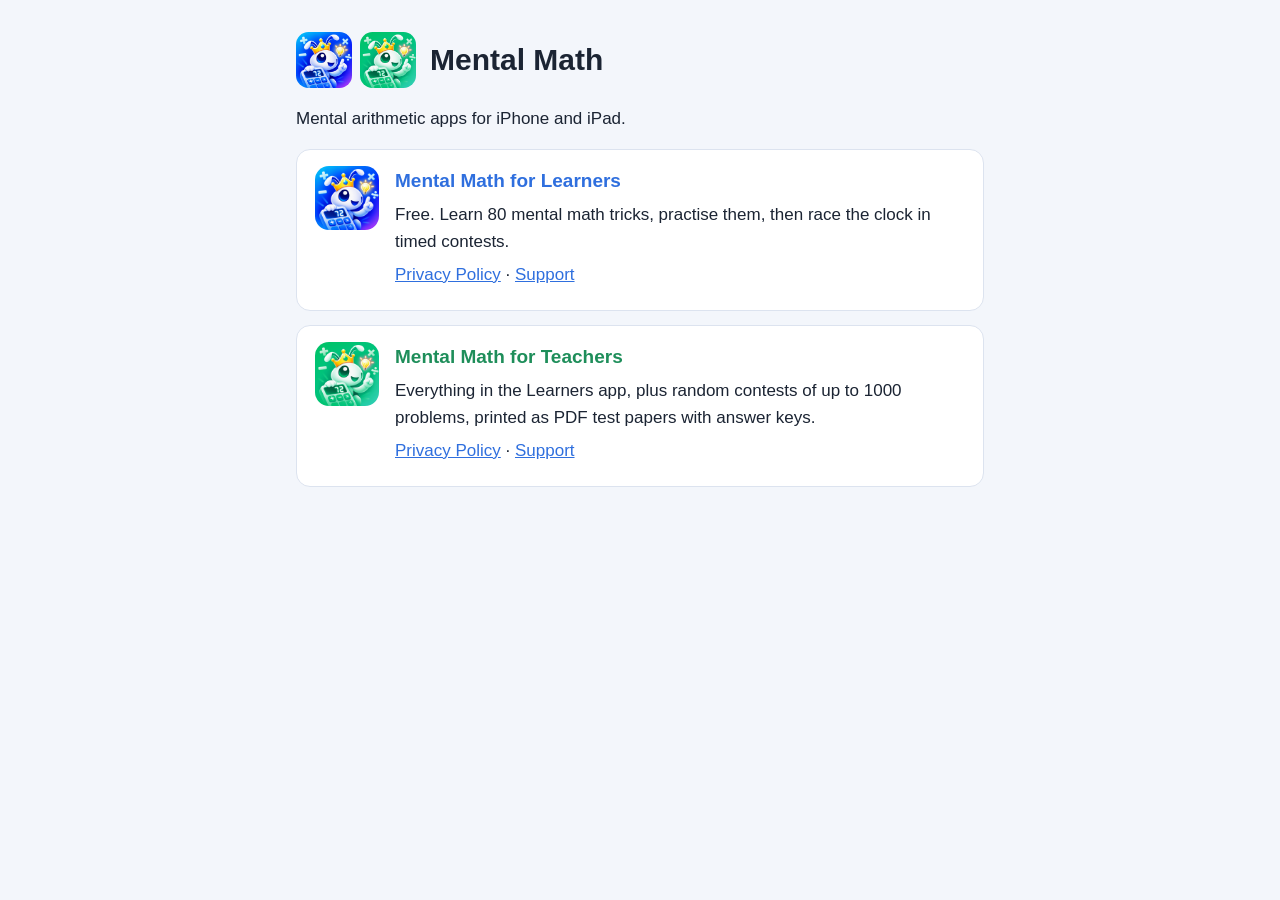
<file: index.html>
<!doctype html>
<html lang="en">
<head>
<meta charset="utf-8">
<meta name="viewport" content="width=device-width, initial-scale=1">
<title>Mental Math</title>
<link rel="icon" href="logo-learners.png">
<link rel="stylesheet" href="style.css">
</head>
<body>
<main>
<header><span class="icons"><img src="logo-learners.png" alt=""><img src="logo-teachers.png" alt=""></span><h1>Mental Math</h1></header>
<p>Mental arithmetic apps for iPhone and iPad.</p>
<div class="card app learners"><img src="logo-learners.png" alt=""><div><h2>Mental Math for Learners</h2><p>Free. Learn 80 mental math tricks, practise them, then race the clock in timed contests.</p><p><a href="privacy.html">Privacy Policy</a> · <a href="support.html">Support</a></p></div></div><div class="card app teachers"><img src="logo-teachers.png" alt=""><div><h2>Mental Math for Teachers</h2><p>Everything in the Learners app, plus random contests of up to 1000 problems, printed as PDF test papers with answer keys.</p><p><a href="privacy.html">Privacy Policy</a> · <a href="support.html">Support</a></p></div></div>
</main>
</body>
</html>
</file>
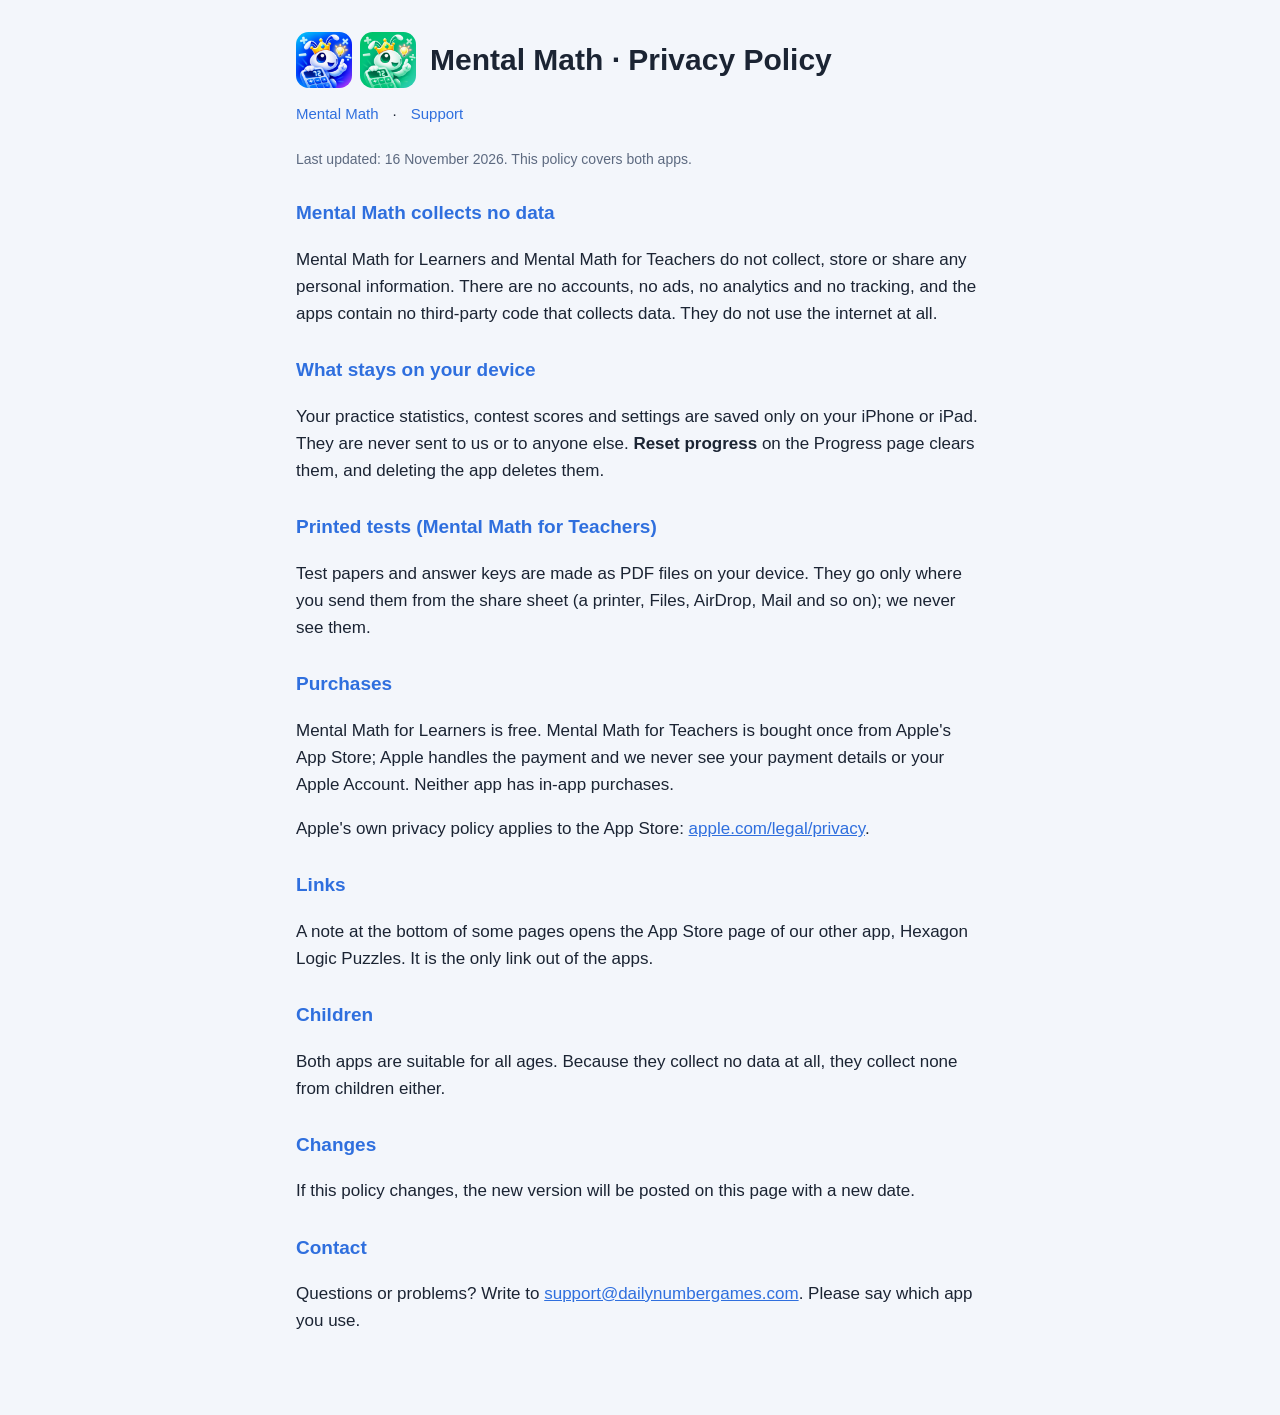
<file: privacy.html>
<!doctype html>
<html lang="en">
<head>
<meta charset="utf-8">
<meta name="viewport" content="width=device-width, initial-scale=1">
<title>Mental Math · Privacy Policy</title>
<link rel="icon" href="logo-learners.png">
<link rel="stylesheet" href="style.css">
</head>
<body>
<main>
<header><span class="icons"><img src="logo-learners.png" alt=""><img src="logo-teachers.png" alt=""></span><h1>Mental Math · Privacy Policy</h1></header>
<nav><a href="index.html">Mental Math</a> · <a href="support.html">Support</a></nav>
<p class="dim">Last updated: 16 November 2026. This policy covers both apps.</p>
<h2>Mental Math collects no data</h2><p>Mental Math for Learners and Mental Math for Teachers do not collect, store or share any personal information. There are no accounts, no ads, no analytics and no tracking, and the apps contain no third-party code that collects data. They do not use the internet at all.</p>
<h2>What stays on your device</h2><p>Your practice statistics, contest scores and settings are saved only on your iPhone or iPad. They are never sent to us or to anyone else. <b>Reset progress</b> on the Progress page clears them, and deleting the app deletes them.</p>
<h2>Printed tests (Mental Math for Teachers)</h2><p>Test papers and answer keys are made as PDF files on your device. They go only where you send them from the share sheet (a printer, Files, AirDrop, Mail and so on); we never see them.</p>
<h2>Purchases</h2><p>Mental Math for Learners is free. Mental Math for Teachers is bought once from Apple's App Store; Apple handles the payment and we never see your payment details or your Apple Account. Neither app has in-app purchases.</p><p>Apple's own privacy policy applies to the App Store: <a href="https://www.apple.com/legal/privacy/">apple.com/legal/privacy</a>.</p>
<h2>Links</h2><p>A note at the bottom of some pages opens the App Store page of our other app, Hexagon Logic Puzzles. It is the only link out of the apps.</p>
<h2>Children</h2><p>Both apps are suitable for all ages. Because they collect no data at all, they collect none from children either.</p>
<h2>Changes</h2><p>If this policy changes, the new version will be posted on this page with a new date.</p>
<h2>Contact</h2><p>Questions or problems? Write to <a href="mailto:support@dailynumbergames.com">support@dailynumbergames.com</a>. Please say which app you use.</p>
</main>
</body>
</html>
</file>
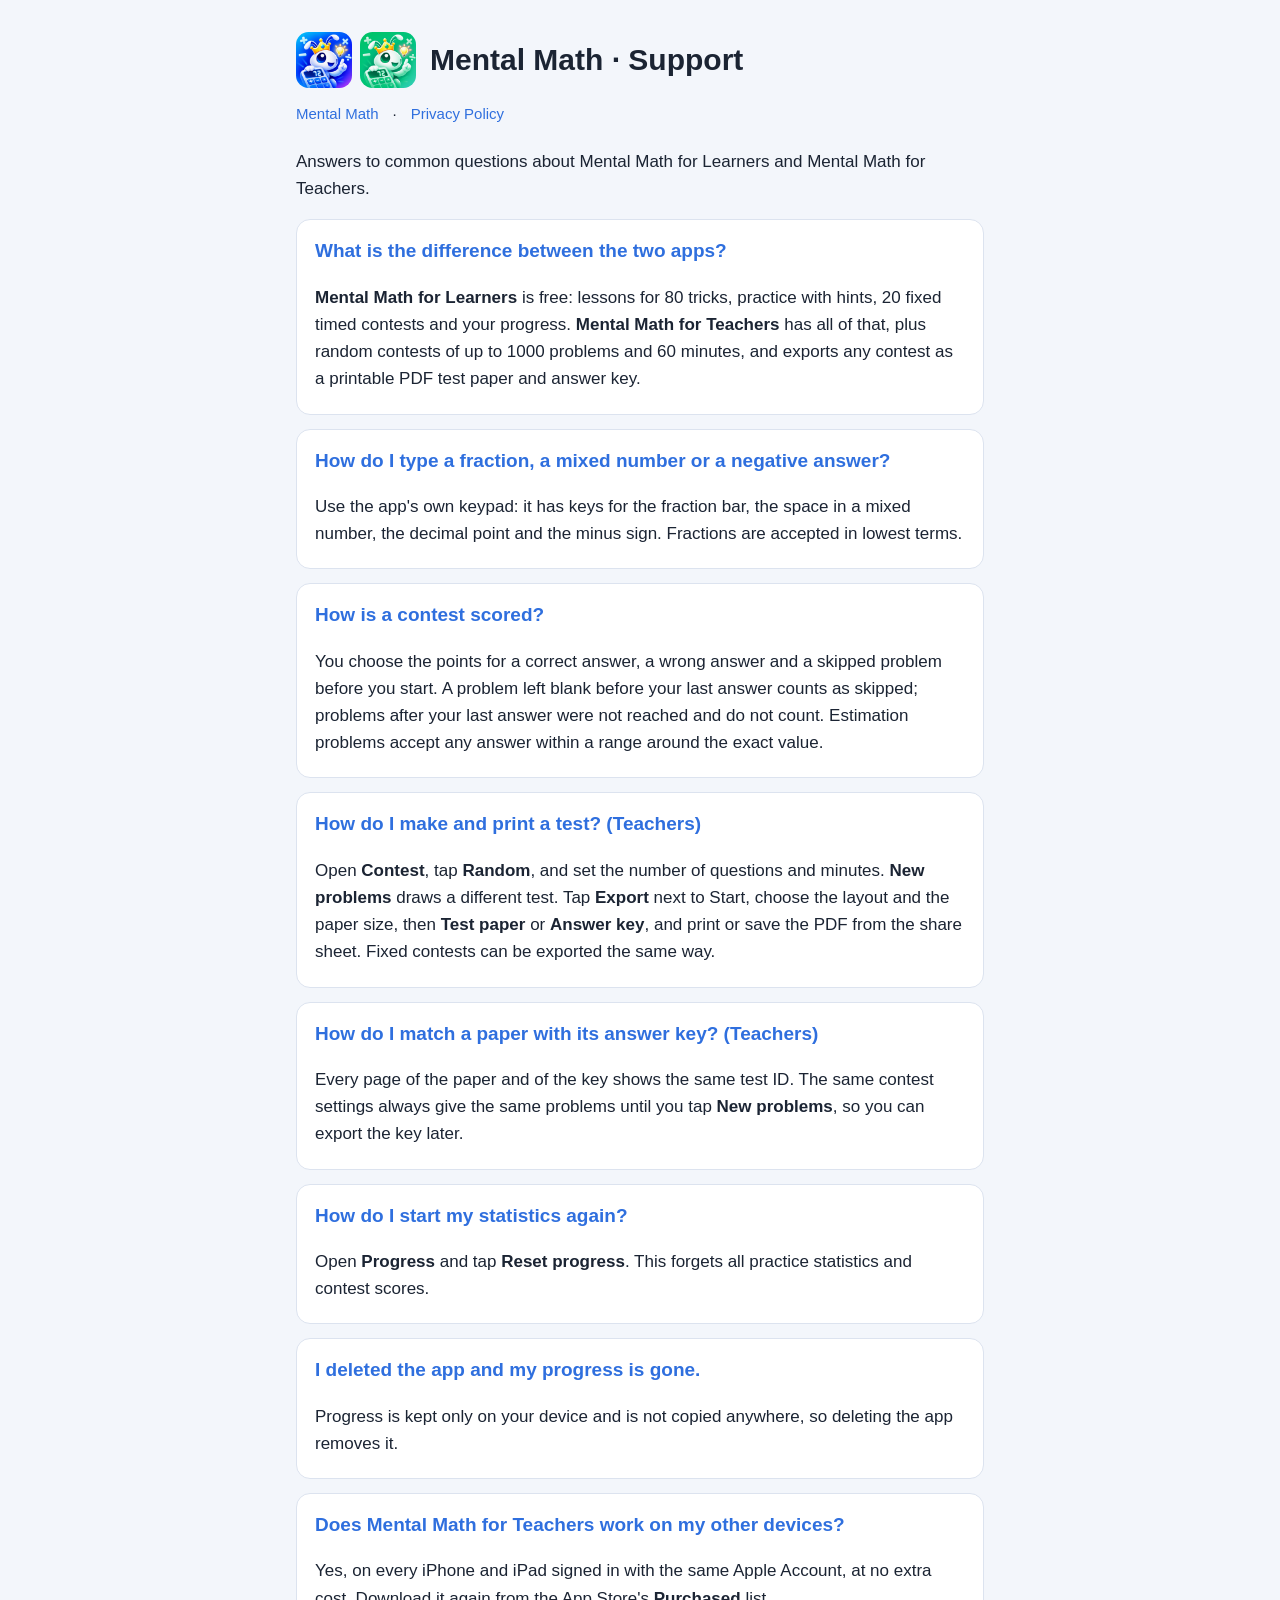
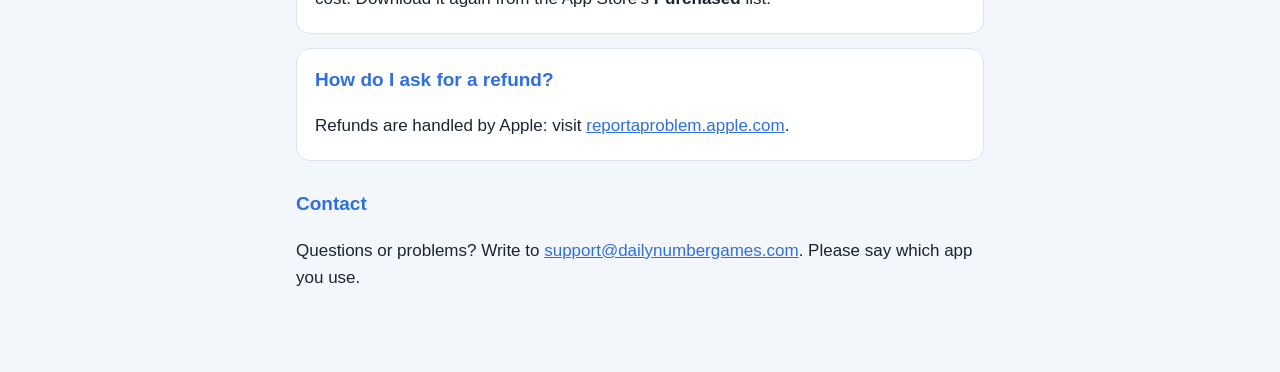
<file: support.html>
<!doctype html>
<html lang="en">
<head>
<meta charset="utf-8">
<meta name="viewport" content="width=device-width, initial-scale=1">
<title>Mental Math · Support</title>
<link rel="icon" href="logo-learners.png">
<link rel="stylesheet" href="style.css">
</head>
<body>
<main>
<header><span class="icons"><img src="logo-learners.png" alt=""><img src="logo-teachers.png" alt=""></span><h1>Mental Math · Support</h1></header>
<nav><a href="index.html">Mental Math</a> · <a href="privacy.html">Privacy Policy</a></nav>
<p>Answers to common questions about Mental Math for Learners and Mental Math for Teachers.</p>
<div class="card"><h2>What is the difference between the two apps?</h2><p><b>Mental Math for Learners</b> is free: lessons for 80 tricks, practice with hints, 20 fixed timed contests and your progress. <b>Mental Math for Teachers</b> has all of that, plus random contests of up to 1000 problems and 60 minutes, and exports any contest as a printable PDF test paper and answer key.</p></div>
<div class="card"><h2>How do I type a fraction, a mixed number or a negative answer?</h2><p>Use the app's own keypad: it has keys for the fraction bar, the space in a mixed number, the decimal point and the minus sign. Fractions are accepted in lowest terms.</p></div>
<div class="card"><h2>How is a contest scored?</h2><p>You choose the points for a correct answer, a wrong answer and a skipped problem before you start. A problem left blank before your last answer counts as skipped; problems after your last answer were not reached and do not count. Estimation problems accept any answer within a range around the exact value.</p></div>
<div class="card"><h2>How do I make and print a test? (Teachers)</h2><p>Open <b>Contest</b>, tap <b>Random</b>, and set the number of questions and minutes. <b>New problems</b> draws a different test. Tap <b>Export</b> next to Start, choose the layout and the paper size, then <b>Test paper</b> or <b>Answer key</b>, and print or save the PDF from the share sheet. Fixed contests can be exported the same way.</p></div>
<div class="card"><h2>How do I match a paper with its answer key? (Teachers)</h2><p>Every page of the paper and of the key shows the same test ID. The same contest settings always give the same problems until you tap <b>New problems</b>, so you can export the key later.</p></div>
<div class="card"><h2>How do I start my statistics again?</h2><p>Open <b>Progress</b> and tap <b>Reset progress</b>. This forgets all practice statistics and contest scores.</p></div>
<div class="card"><h2>I deleted the app and my progress is gone.</h2><p>Progress is kept only on your device and is not copied anywhere, so deleting the app removes it.</p></div>
<div class="card"><h2>Does Mental Math for Teachers work on my other devices?</h2><p>Yes, on every iPhone and iPad signed in with the same Apple Account, at no extra cost. Download it again from the App Store's <b>Purchased</b> list.</p></div>
<div class="card"><h2>How do I ask for a refund?</h2><p>Refunds are handled by Apple: visit <a href="https://reportaproblem.apple.com">reportaproblem.apple.com</a>.</p></div>
<h2>Contact</h2><p>Questions or problems? Write to <a href="mailto:support@dailynumbergames.com">support@dailynumbergames.com</a>. Please say which app you use.</p>
</main>
</body>
</html>
</file>
<file: style.css>
:root { --bg: #0f1726; --card: #172238; --text: #e6ecf7; --dim: #9aa8bf; --accent: #6fa3ff; --green: #4cc38a; --line: #2a3a58; }
@media (prefers-color-scheme: light) {
  :root { --bg: #f3f6fb; --card: #ffffff; --text: #1b2433; --dim: #5d6a80; --accent: #2f6fde; --green: #1e8e5a; --line: #dce3ef; }
}
* { box-sizing: border-box; }
body { margin: 0; background: var(--bg); color: var(--text); font: 17px/1.6 -apple-system, "Segoe UI", sans-serif; }
main { max-width: 720px; margin: 0 auto; padding: 32px 16px 64px; }
header { display: flex; align-items: center; gap: 14px; margin-bottom: 8px; flex-wrap: wrap; }
header .icons { display: flex; gap: 8px; }
header img { width: 56px; height: 56px; border-radius: 12.5px; }
h1 { font: 800 30px/1.2 -apple-system, "Segoe UI", sans-serif; margin: 0; }
h2 { font-size: 19px; margin: 28px 0 6px; color: var(--accent); }
a { color: var(--accent); }
nav { display: flex; flex-wrap: wrap; gap: 6px 14px; margin: 14px 0 22px; font-size: 15px; }
nav a { text-decoration: none; }
nav a.on { color: var(--text); font-weight: 600; }
.dim { color: var(--dim); font-size: 14px; }
.card { background: var(--card); border: 1px solid var(--line); border-radius: 14px; padding: 2px 18px 4px; margin: 14px 0; }
.card h2 { margin-top: 14px; }
.app { display: flex; gap: 16px; align-items: flex-start; padding: 16px 18px; }
.app img { width: 64px; height: 64px; border-radius: 14px; flex: none; }
.app h2 { margin: 0 0 4px; }
.app.teachers h2 { color: var(--green); }
.app p { margin: 0 0 6px; }
</file>
